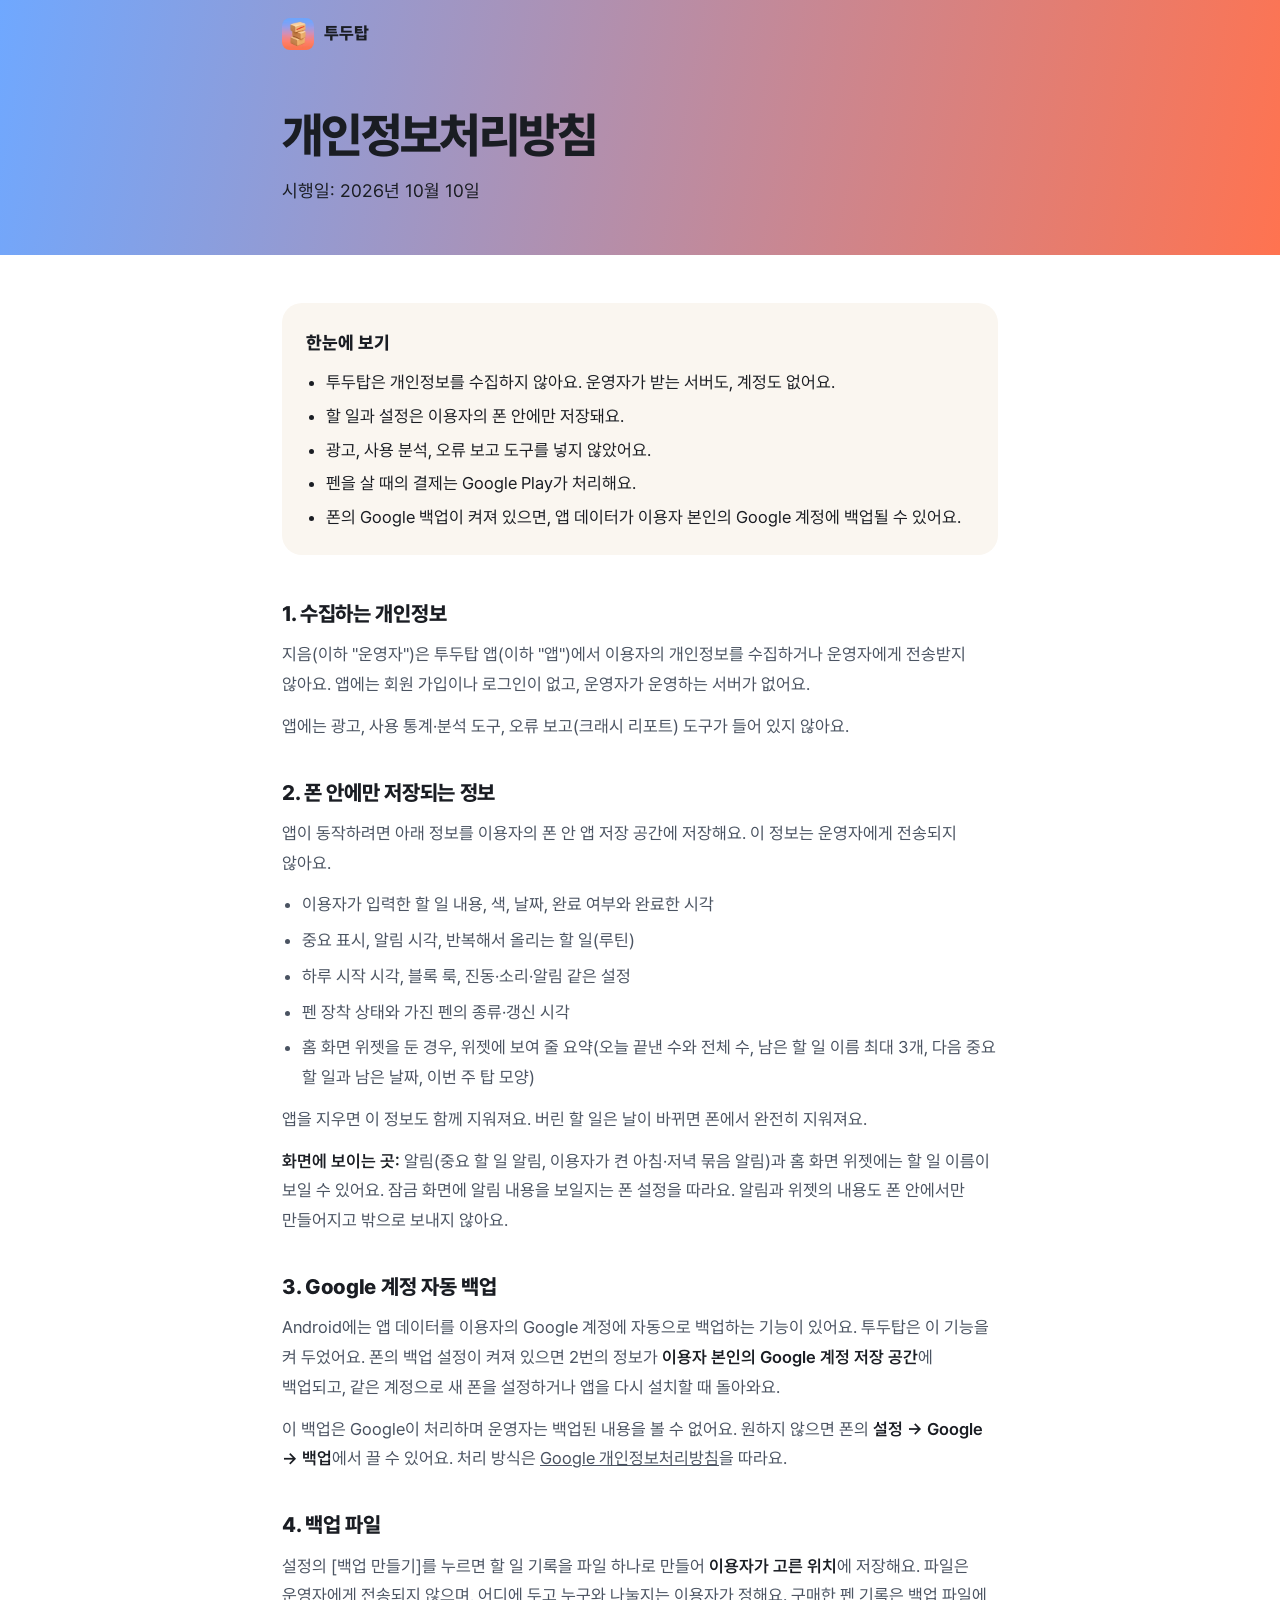
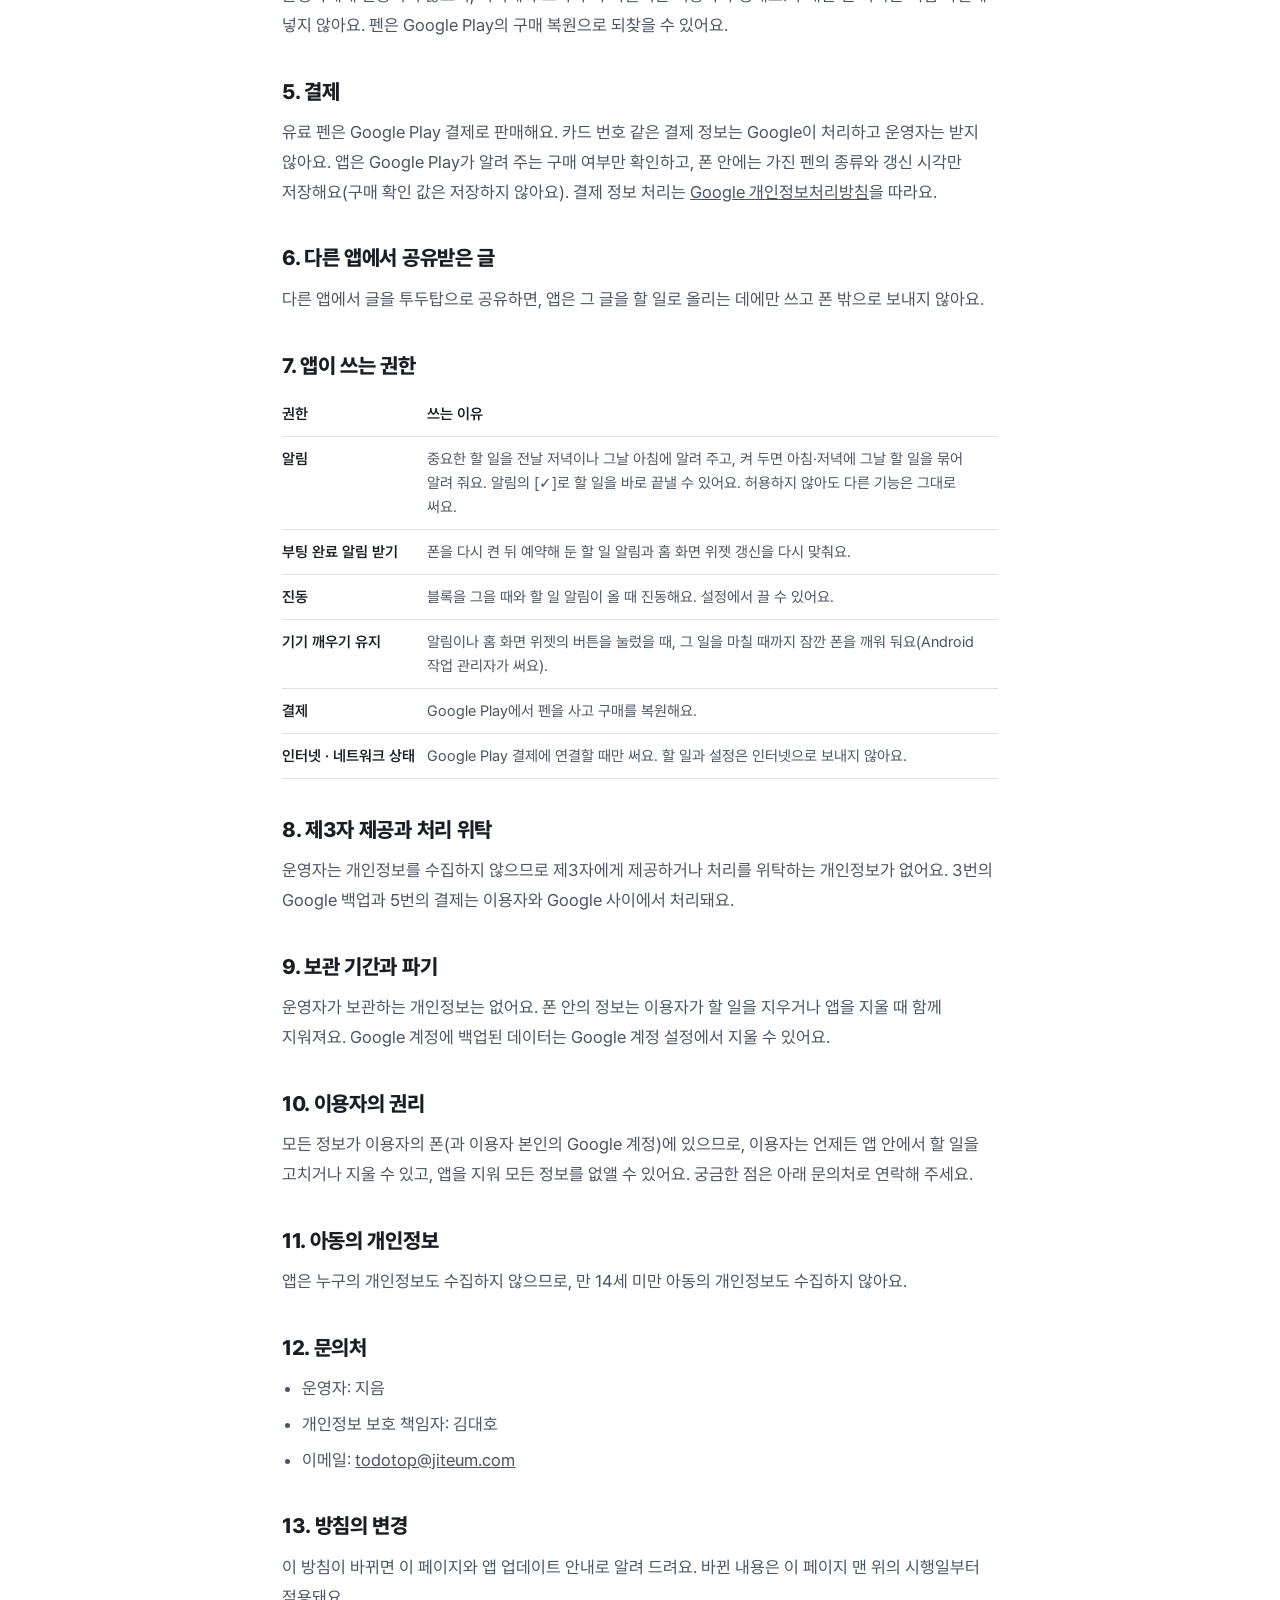
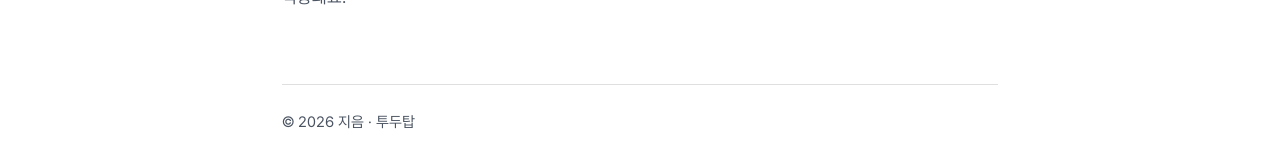
<file: todotop/privacy.html>
<!doctype html>
<html lang="ko">
<head>
<meta charset="utf-8">
<meta name="viewport" content="width=device-width, initial-scale=1">
<title>개인정보처리방침 — 투두탑</title>
<meta name="description" content="투두탑은 개인정보를 수집하지 않아요. 할 일은 이용자의 폰에 저장돼요.">
<meta name="theme-color" content="#6FA8FF">
<meta name="robots" content="noindex">
<link rel="canonical" href="https://www.jiteum.com/todotop/privacy.html">
<link rel="icon" href="img/brand/icon-192.png" type="image/png">
<!--
  원문: 앱 저장소 docs/legal/privacy-policy.md (2026-10-10 코드·release 빌드 기준).
  운영자 지음 · 개인정보 보호책임자 김대호(마음테 방침과 같게) · 문의 todotop@jiteum.com(Cloudflare Email Routing).
  권한은 2026-10-10 release APK aapt 결과와 대조했다. 법률 검토를 받은 문서가 아니다.
-->
<style>
@font-face{font-family:"Pretendard"; src:url("fonts/Pretendard-Regular.woff2") format("woff2"); font-weight:400; font-display:swap}
@font-face{font-family:"Pretendard"; src:url("fonts/Pretendard-SemiBold.woff2") format("woff2"); font-weight:600; font-display:swap}
@font-face{font-family:"Pretendard"; src:url("fonts/Pretendard-ExtraBold.woff2") format("woff2"); font-weight:800; font-display:swap}
:root{
  color-scheme:light;
  --sky:#6FA8FF; --sun:#FF7350;
  --paper:#FFFFFF; --paper2:#FAF6F0;
  --ink:#1A1D23; --ink2:#4A5361; --line:rgba(26,29,35,.14);
  --pad:22px;
  --sans:"Pretendard",system-ui,-apple-system,"Apple SD Gothic Neo","Malgun Gothic","Noto Sans KR",sans-serif;
}
*{box-sizing:border-box}
html{-webkit-text-size-adjust:100%}
body{margin:0; background:var(--paper); color:var(--ink); font-family:var(--sans); font-size:1.0625rem; line-height:1.75; word-break:keep-all; overflow-wrap:anywhere}
h1,h2,p,ul,table{margin:0}
a{color:inherit}
:focus-visible{outline:3px solid currentColor; outline-offset:3px; border-radius:6px}
.wrap{width:100%; max-width:760px; margin:0 auto; padding:0 var(--pad)}

.top{background:linear-gradient(100deg,var(--sky),var(--sun))}
.top-row{display:flex; align-items:center; justify-content:space-between; gap:12px; padding:10px 0}
.brand{display:inline-flex; align-items:center; gap:10px; min-height:48px; font-weight:800; text-decoration:none}
.brand img{width:32px; height:32px; border-radius:8px}
.back{display:inline-flex; align-items:center; min-height:48px; padding:0 4px; font-size:.9375rem; font-weight:600}
.head{padding:40px 0 48px}
.head h1{font-size:clamp(2rem,7vw,3rem); line-height:1.15; letter-spacing:-.035em; font-weight:800}
.head p{margin-top:12px; font-size:1.125rem}

.summary{margin:48px 0 8px; padding:24px 24px 22px; border-radius:20px; background:var(--paper2)}
.summary h2{font-size:1.125rem; font-weight:800}
.summary ul{margin-top:10px; padding-left:1.2em}
.summary li + li{margin-top:4px}

.doc section{padding:36px 0 0}
.doc h2{font-size:1.3125rem; line-height:1.4; letter-spacing:-.015em; font-weight:800}
.doc p, .doc ul, .doc .table-wrap{margin-top:12px}
.doc p, .doc li{color:var(--ink2)}
.doc ul{padding-left:1.2em}
.doc li + li{margin-top:6px}
.doc strong{color:var(--ink); font-weight:600}
.table-wrap{overflow-x:auto}
table{width:100%; border-collapse:collapse; font-size:.9375rem; line-height:1.6}
th, td{padding:10px 12px 10px 0; border-bottom:1px solid var(--line); text-align:left; vertical-align:top}
th{font-weight:600; color:var(--ink); white-space:nowrap}
td{color:var(--ink2)}
.fill{padding:0 4px; border-radius:4px; background:#FFF27A; color:var(--ink)}

.foot{margin-top:72px; padding:24px 0 32px; border-top:1px solid var(--line); font-size:.9375rem; color:var(--ink2)}
.foot a{display:inline-flex; align-items:center; min-height:48px}
</style>
</head>
<body>

<header class="top">
  <div class="wrap">
    <div class="top-row">
      <span class="brand"><img src="img/brand/icon-96.webp" alt="" width="32" height="32">투두탑</span>
    </div>
    <div class="head">
      <h1>개인정보처리방침</h1>
      <p>시행일: 2026년 10월 10일</p>
    </div>
  </div>
</header>

<main class="wrap">

  <section class="summary" aria-labelledby="sum">
    <h2 id="sum">한눈에 보기</h2>
    <ul>
      <li>투두탑은 개인정보를 수집하지 않아요. 운영자가 받는 서버도, 계정도 없어요.</li>
      <li>할 일과 설정은 이용자의 폰 안에만 저장돼요.</li>
      <li>광고, 사용 분석, 오류 보고 도구를 넣지 않았어요.</li>
      <li>펜을 살 때의 결제는 Google Play가 처리해요.</li>
      <li>폰의 Google 백업이 켜져 있으면, 앱 데이터가 이용자 본인의 Google 계정에 백업될 수 있어요.</li>
    </ul>
  </section>

  <div class="doc">

    <section aria-labelledby="s1">
      <h2 id="s1">1. 수집하는 개인정보</h2>
      <p>지음(이하 "운영자")은 투두탑 앱(이하 "앱")에서 이용자의 개인정보를 수집하거나 운영자에게 전송받지 않아요. 앱에는 회원 가입이나 로그인이 없고, 운영자가 운영하는 서버가 없어요.</p>
      <p>앱에는 광고, 사용 통계·분석 도구, 오류 보고(크래시 리포트) 도구가 들어 있지 않아요.</p>
    </section>

    <section aria-labelledby="s2">
      <h2 id="s2">2. 폰 안에만 저장되는 정보</h2>
      <p>앱이 동작하려면 아래 정보를 이용자의 폰 안 앱 저장 공간에 저장해요. 이 정보는 운영자에게 전송되지 않아요.</p>
      <ul>
        <li>이용자가 입력한 할 일 내용, 색, 날짜, 완료 여부와 완료한 시각</li>
        <li>중요 표시, 알림 시각, 반복해서 올리는 할 일(루틴)</li>
        <li>하루 시작 시각, 블록 룩, 진동·소리·알림 같은 설정</li>
        <li>펜 장착 상태와 가진 펜의 종류·갱신 시각</li>
        <li>홈 화면 위젯을 둔 경우, 위젯에 보여 줄 요약(오늘 끝낸 수와 전체 수, 남은 할 일 이름 최대 3개, 다음 중요 할 일과 남은 날짜, 이번 주 탑 모양)</li>
      </ul>
      <p>앱을 지우면 이 정보도 함께 지워져요. 버린 할 일은 날이 바뀌면 폰에서 완전히 지워져요.</p>
      <p><strong>화면에 보이는 곳:</strong> 알림(중요 할 일 알림, 이용자가 켠 아침·저녁 묶음 알림)과 홈 화면 위젯에는 할 일 이름이 보일 수 있어요. 잠금 화면에 알림 내용을 보일지는 폰 설정을 따라요. 알림과 위젯의 내용도 폰 안에서만 만들어지고 밖으로 보내지 않아요.</p>
    </section>

    <section aria-labelledby="s3">
      <h2 id="s3">3. Google 계정 자동 백업</h2>
      <p>Android에는 앱 데이터를 이용자의 Google 계정에 자동으로 백업하는 기능이 있어요. 투두탑은 이 기능을 켜 두었어요. 폰의 백업 설정이 켜져 있으면 2번의 정보가 <strong>이용자 본인의 Google 계정 저장 공간</strong>에 백업되고, 같은 계정으로 새 폰을 설정하거나 앱을 다시 설치할 때 돌아와요.</p>
      <p>이 백업은 Google이 처리하며 운영자는 백업된 내용을 볼 수 없어요. 원하지 않으면 폰의 <strong>설정 → Google → 백업</strong>에서 끌 수 있어요. 처리 방식은 <a href="https://policies.google.com/privacy?hl=ko">Google 개인정보처리방침</a>을 따라요.</p>
    </section>

    <section aria-labelledby="s4">
      <h2 id="s4">4. 백업 파일</h2>
      <p>설정의 [백업 만들기]를 누르면 할 일 기록을 파일 하나로 만들어 <strong>이용자가 고른 위치</strong>에 저장해요. 파일은 운영자에게 전송되지 않으며, 어디에 두고 누구와 나눌지는 이용자가 정해요. 구매한 펜 기록은 백업 파일에 넣지 않아요. 펜은 Google Play의 구매 복원으로 되찾을 수 있어요.</p>
    </section>

    <section aria-labelledby="s5">
      <h2 id="s5">5. 결제</h2>
      <p>유료 펜은 Google Play 결제로 판매해요. 카드 번호 같은 결제 정보는 Google이 처리하고 운영자는 받지 않아요. 앱은 Google Play가 알려 주는 구매 여부만 확인하고, 폰 안에는 가진 펜의 종류와 갱신 시각만 저장해요(구매 확인 값은 저장하지 않아요). 결제 정보 처리는 <a href="https://policies.google.com/privacy?hl=ko">Google 개인정보처리방침</a>을 따라요.</p>
    </section>

    <section aria-labelledby="s6">
      <h2 id="s6">6. 다른 앱에서 공유받은 글</h2>
      <p>다른 앱에서 글을 투두탑으로 공유하면, 앱은 그 글을 할 일로 올리는 데에만 쓰고 폰 밖으로 보내지 않아요.</p>
    </section>

    <section aria-labelledby="s7">
      <h2 id="s7">7. 앱이 쓰는 권한</h2>
      <div class="table-wrap">
        <table>
          <thead><tr><th scope="col">권한</th><th scope="col">쓰는 이유</th></tr></thead>
          <tbody>
            <tr><th scope="row">알림</th><td>중요한 할 일을 전날 저녁이나 그날 아침에 알려 주고, 켜 두면 아침·저녁에 그날 할 일을 묶어 알려 줘요. 알림의 [✓]로 할 일을 바로 끝낼 수 있어요. 허용하지 않아도 다른 기능은 그대로 써요.</td></tr>
            <tr><th scope="row">부팅 완료 알림 받기</th><td>폰을 다시 켠 뒤 예약해 둔 할 일 알림과 홈 화면 위젯 갱신을 다시 맞춰요.</td></tr>
            <tr><th scope="row">진동</th><td>블록을 그을 때와 할 일 알림이 올 때 진동해요. 설정에서 끌 수 있어요.</td></tr>
            <tr><th scope="row">기기 깨우기 유지</th><td>알림이나 홈 화면 위젯의 버튼을 눌렀을 때, 그 일을 마칠 때까지 잠깐 폰을 깨워 둬요(Android 작업 관리자가 써요).</td></tr>
            <tr><th scope="row">결제</th><td>Google Play에서 펜을 사고 구매를 복원해요.</td></tr>
            <tr><th scope="row">인터넷 · 네트워크 상태</th><td>Google Play 결제에 연결할 때만 써요. 할 일과 설정은 인터넷으로 보내지 않아요.</td></tr>
          </tbody>
        </table>
      </div>
    </section>

    <section aria-labelledby="s8">
      <h2 id="s8">8. 제3자 제공과 처리 위탁</h2>
      <p>운영자는 개인정보를 수집하지 않으므로 제3자에게 제공하거나 처리를 위탁하는 개인정보가 없어요. 3번의 Google 백업과 5번의 결제는 이용자와 Google 사이에서 처리돼요.</p>
    </section>

    <section aria-labelledby="s9">
      <h2 id="s9">9. 보관 기간과 파기</h2>
      <p>운영자가 보관하는 개인정보는 없어요. 폰 안의 정보는 이용자가 할 일을 지우거나 앱을 지울 때 함께 지워져요. Google 계정에 백업된 데이터는 Google 계정 설정에서 지울 수 있어요.</p>
    </section>

    <section aria-labelledby="s10">
      <h2 id="s10">10. 이용자의 권리</h2>
      <p>모든 정보가 이용자의 폰(과 이용자 본인의 Google 계정)에 있으므로, 이용자는 언제든 앱 안에서 할 일을 고치거나 지울 수 있고, 앱을 지워 모든 정보를 없앨 수 있어요. 궁금한 점은 아래 문의처로 연락해 주세요.</p>
    </section>

    <section aria-labelledby="s11">
      <h2 id="s11">11. 아동의 개인정보</h2>
      <p>앱은 누구의 개인정보도 수집하지 않으므로, 만 14세 미만 아동의 개인정보도 수집하지 않아요.</p>
    </section>

    <section aria-labelledby="s12">
      <h2 id="s12">12. 문의처</h2>
      <ul>
        <li>운영자: 지음</li>
        <li>개인정보 보호 책임자: 김대호</li>
        <li>이메일: <a href="mailto:todotop@jiteum.com">todotop@jiteum.com</a></li>
      </ul>
    </section>

    <section aria-labelledby="s13">
      <h2 id="s13">13. 방침의 변경</h2>
      <p>이 방침이 바뀌면 이 페이지와 앱 업데이트 안내로 알려 드려요. 바뀐 내용은 이 페이지 맨 위의 시행일부터 적용돼요.</p>
    </section>

  </div>

  <footer class="foot">
    <span>© 2026 지음 · 투두탑</span>
  </footer>
</main>

</body>
</html>
</file>
